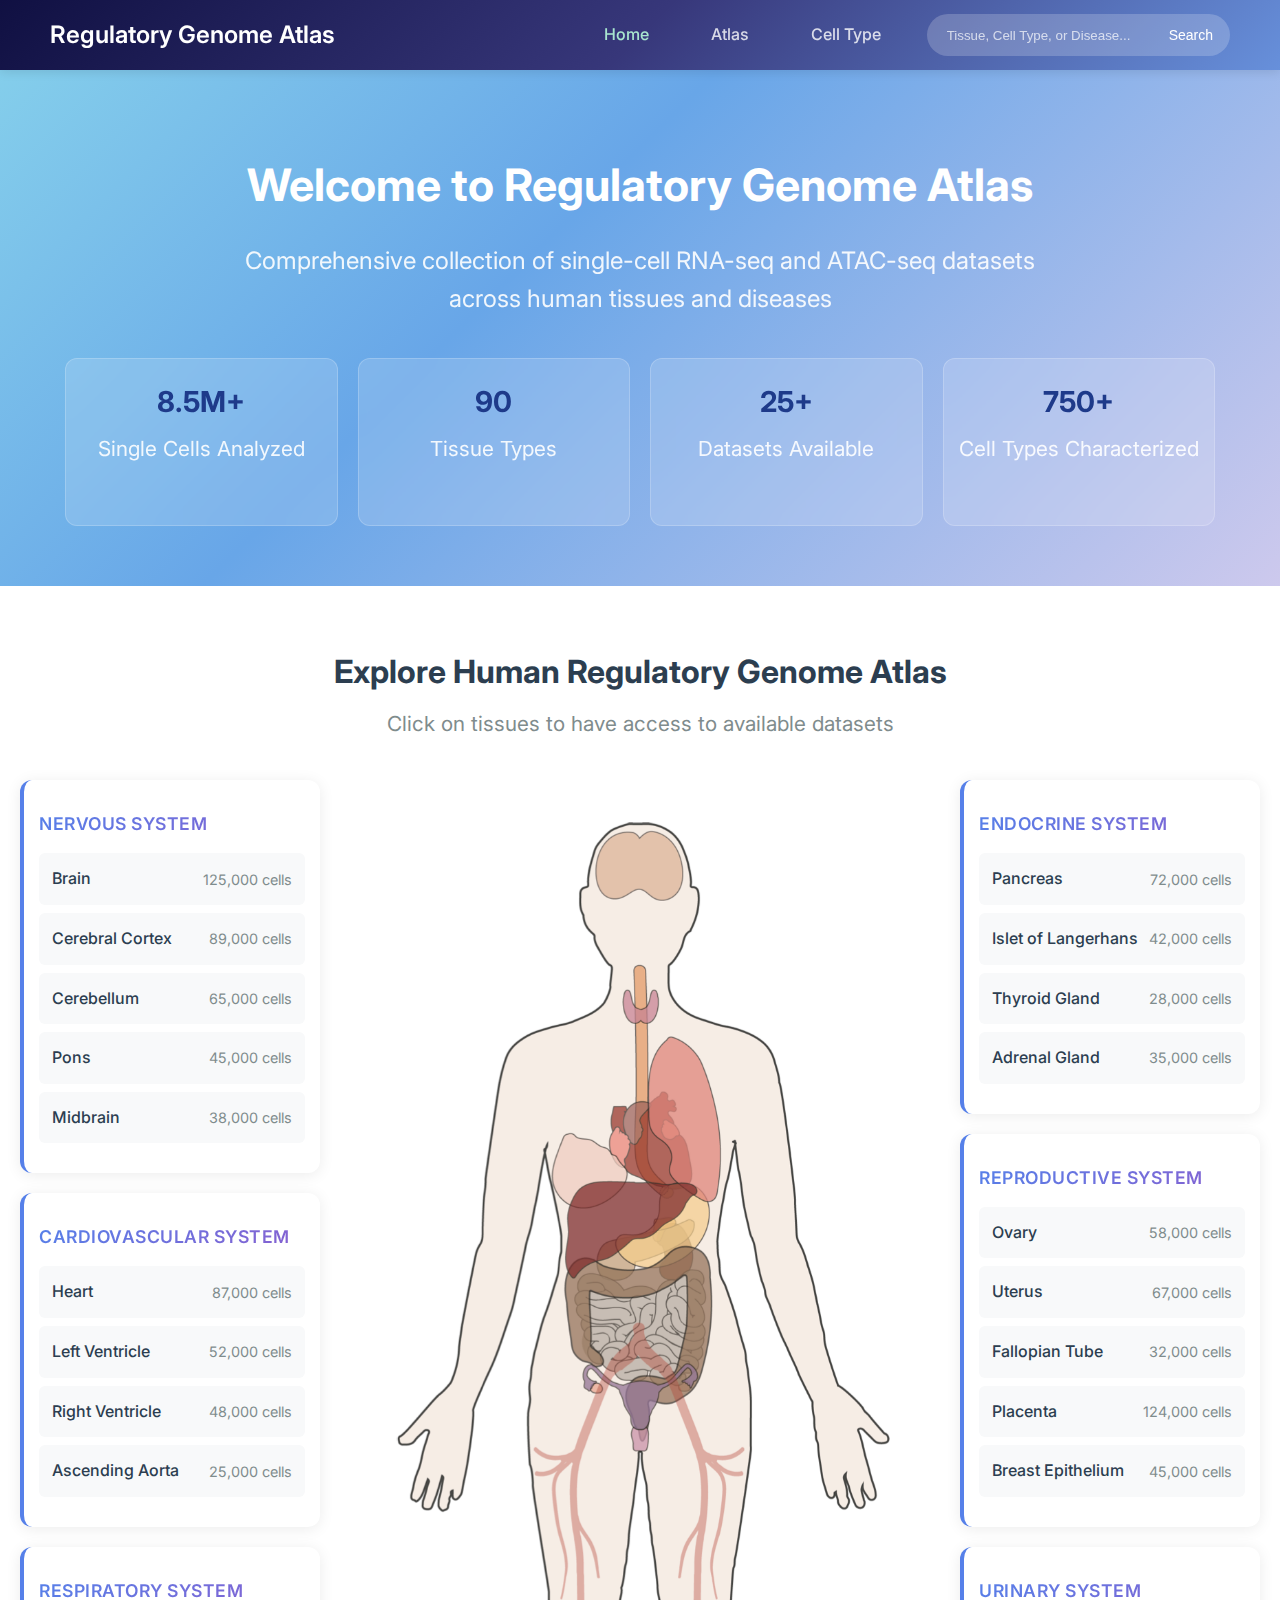
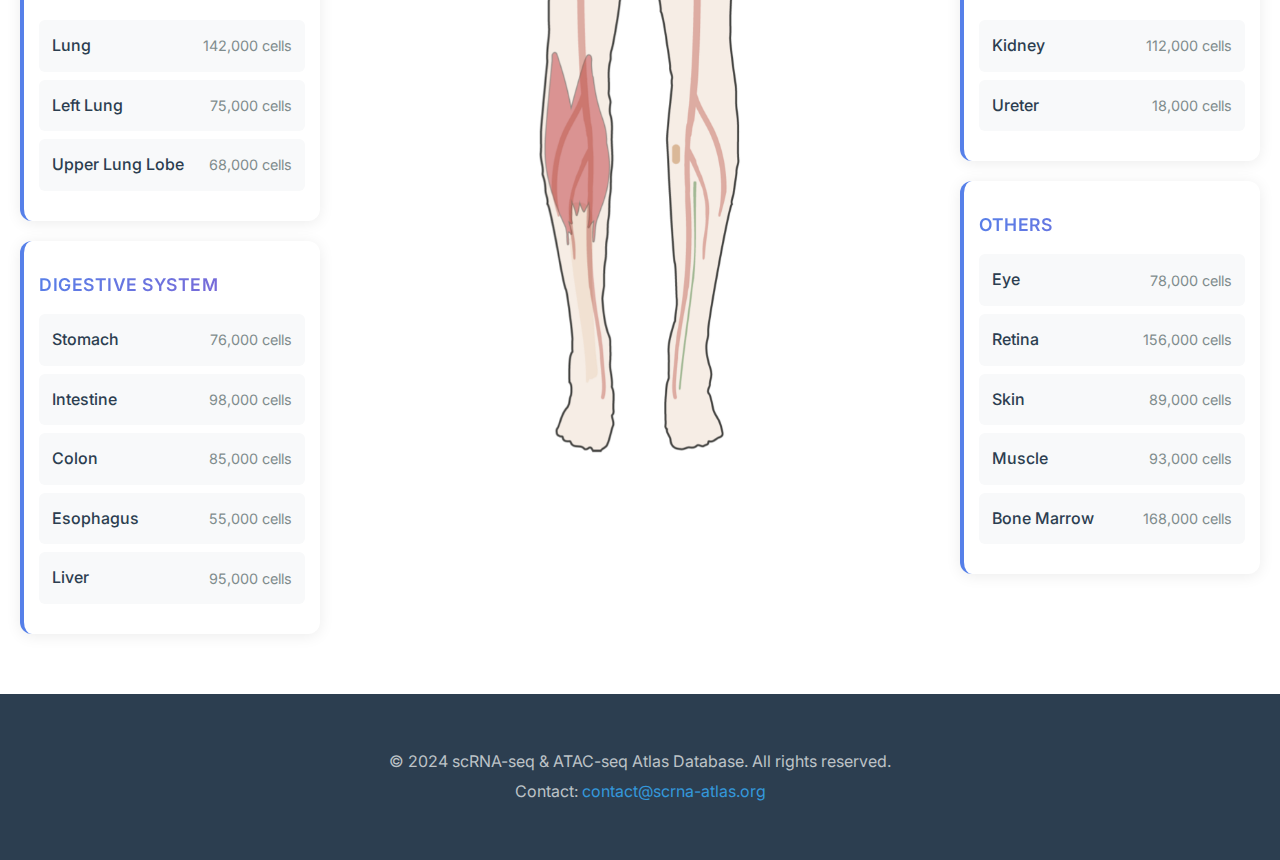
<file: index.html>
<!DOCTYPE html>
<html lang="en">
<head>
    <meta charset="UTF-8">
    <meta name="viewport" content="width=device-width, initial-scale=1.0">
    <title>Regulatory Genome Atlas Database</title>
    <link rel="stylesheet" href="styles.css">
    <link href="https://fonts.googleapis.com/css2?family=Inter:wght@300;400;500;600;700&display=swap" rel="stylesheet">
</head>
<body>
    <header class="header">
        <nav class="nav">
            <div class="nav-container">
                <div class="logo">
                    <h1>Regulatory Genome Atlas</h1>
                </div>
                <ul class="nav-menu">
                    <li><a href="index.html" class="nav-link active">Home</a></li>
                    <li><a href="atlas.html" class="nav-link">Atlas</a></li>
                    <li><a href="cell-type.html" class="nav-link">Cell Type</a></li>
                    <li>
                        <div class="search-container">
                            <input type="text" id="search-input" placeholder="Tissue, Cell Type, or Disease..." class="search-input">
                            <button class="search-btn" onclick="performSearch()">Search</button>
                        </div>
                    </li>
                </ul>
            </div>
        </nav>
    </header>

    <main class="main-content">
        <!-- Hero Section -->
        <section class="hero">
            <div class="container">
                <div class="hero-content">
                    <h2>Welcome to Regulatory Genome Atlas</h2>
                    <p>Comprehensive collection of single-cell RNA-seq and ATAC-seq datasets across human tissues and diseases</p>
                    
                    <!-- Statistics boxes -->
                    <div class="hero-stats">
                        <div class="hero-stats-grid">
                            <div class="hero-stat-card">
                                <h3>8.5M+</h3>
                                <p>Single Cells Analyzed</p>
                            </div>
                            <div class="hero-stat-card">
                                <h3>90</h3>
                                <p>Tissue Types</p>
                            </div>
                            <div class="hero-stat-card">
                                <h3>25+</h3>
                                <p>Datasets Available</p>
                            </div>
                            <div class="hero-stat-card">
                                <h3>750+</h3>
                                <p>Cell Types Characterized</p>
                            </div>
                        </div>
                    </div>
                </div>
            </div>
        </section>

        <!-- Anatomy Section -->
        <section class="anatomy-section">
            <div class="container">
                <h3>Explore Human Regulatory Genome Atlas</h3>
                <p>Click on tissues to have access to available datasets</p>
                
                <div class="anatomy-layout">
                    <!-- Left System Modules -->
                    <div class="left-systems">
                        <!-- Nervous System -->
                        <div class="system-module">
                            <h4>Nervous System</h4>
                            <div class="tissue-items">
                                <a href="atlas.html#tissue-brain" class="tissue-item tissue-link">
                                    <span>Brain</span>
                                    <span class="cell-count">125,000 cells</span>
                                </a>
                                <a href="atlas.html#tissue-cerebral-cortex" class="tissue-item tissue-link">
                                    <span>Cerebral Cortex</span>
                                    <span class="cell-count">89,000 cells</span>
                                </a>
                                <a href="atlas.html#tissue-cerebellum" class="tissue-item tissue-link">
                                    <span>Cerebellum</span>
                                    <span class="cell-count">65,000 cells</span>
                                </a>
                                <a href="atlas.html#tissue-pons" class="tissue-item tissue-link">
                                    <span>Pons</span>
                                    <span class="cell-count">45,000 cells</span>
                                </a>
                                <a href="atlas.html#tissue-midbrain" class="tissue-item tissue-link">
                                    <span>Midbrain</span>
                                    <span class="cell-count">38,000 cells</span>
                                </a>
                            </div>
                        </div>

                        <!-- Cardiovascular System -->
                        <div class="system-module">
                            <h4>Cardiovascular System</h4>
                            <div class="tissue-items">
                                <a href="atlas.html#tissue-heart" class="tissue-item tissue-link">
                                    <span>Heart</span>
                                    <span class="cell-count">87,000 cells</span>
                                </a>
                                <a href="atlas.html#tissue-left-ventricle" class="tissue-item tissue-link">
                                    <span>Left Ventricle</span>
                                    <span class="cell-count">52,000 cells</span>
                                </a>
                                <a href="atlas.html#tissue-right-ventricle" class="tissue-item tissue-link">
                                    <span>Right Ventricle</span>
                                    <span class="cell-count">48,000 cells</span>
                                </a>
                                <a href="atlas.html#tissue-aorta" class="tissue-item tissue-link">
                                    <span>Ascending Aorta</span>
                                    <span class="cell-count">25,000 cells</span>
                                </a>
                            </div>
                        </div>

                        <!-- Respiratory System -->
                        <div class="system-module">
                            <h4>Respiratory System</h4>
                            <div class="tissue-items">
                                <a href="atlas.html#tissue-lung" class="tissue-item tissue-link">
                                    <span>Lung</span>
                                    <span class="cell-count">142,000 cells</span>
                                </a>
                                <a href="atlas.html#tissue-left-lung" class="tissue-item tissue-link">
                                    <span>Left Lung</span>
                                    <span class="cell-count">75,000 cells</span>
                                </a>
                                <a href="atlas.html#tissue-upper-lung-lobe" class="tissue-item tissue-link">
                                    <span>Upper Lung Lobe</span>
                                    <span class="cell-count">68,000 cells</span>
                                </a>
                            </div>
                        </div>

                        <!-- Digestive System -->
                        <div class="system-module">
                            <h4>Digestive System</h4>
                            <div class="tissue-items">
                                <a href="atlas.html#tissue-stomach" class="tissue-item tissue-link">
                                    <span>Stomach</span>
                                    <span class="cell-count">76,000 cells</span>
                                </a>
                                <a href="atlas.html#tissue-intestine" class="tissue-item tissue-link">
                                    <span>Intestine</span>
                                    <span class="cell-count">98,000 cells</span>
                                </a>
                                <a href="atlas.html#tissue-colon" class="tissue-item tissue-link">
                                    <span>Colon</span>
                                    <span class="cell-count">85,000 cells</span>
                                </a>
                                <a href="atlas.html#tissue-esophagus" class="tissue-item tissue-link">
                                    <span>Esophagus</span>
                                    <span class="cell-count">55,000 cells</span>
                                </a>
                                <a href="atlas.html#tissue-liver" class="tissue-item tissue-link">
                                    <span>Liver</span>
                                    <span class="cell-count">95,000 cells</span>
                                </a>
                            </div>
                        </div>
                    </div>

                    <!-- Central Human Body Image -->
                    <div class="central-body">
                        <img src="assets/images/home_HumanAnatomy.png" alt="Human Body Anatomy" class="human-body-img">
                    </div>

                    <!-- Right System Modules -->
                    <div class="right-systems">
                        <!-- Endocrine System -->
                        <div class="system-module">
                            <h4>Endocrine System</h4>
                            <div class="tissue-items">
                                <a href="atlas.html#tissue-pancreas" class="tissue-item tissue-link">
                                    <span>Pancreas</span>
                                    <span class="cell-count">72,000 cells</span>
                                </a>
                                <a href="atlas.html#tissue-islet" class="tissue-item tissue-link">
                                    <span>Islet of Langerhans</span>
                                    <span class="cell-count">42,000 cells</span>
                                </a>
                                <a href="atlas.html#tissue-thyroid" class="tissue-item tissue-link">
                                    <span>Thyroid Gland</span>
                                    <span class="cell-count">28,000 cells</span>
                                </a>
                                <a href="atlas.html#tissue-adrenal" class="tissue-item tissue-link">
                                    <span>Adrenal Gland</span>
                                    <span class="cell-count">35,000 cells</span>
                                </a>
                            </div>
                        </div>

                        <!-- Reproductive System -->
                        <div class="system-module">
                            <h4>Reproductive System</h4>
                            <div class="tissue-items">
                                <a href="atlas.html#tissue-ovary" class="tissue-item tissue-link">
                                    <span>Ovary</span>
                                    <span class="cell-count">58,000 cells</span>
                                </a>
                                <a href="atlas.html#tissue-uterus" class="tissue-item tissue-link">
                                    <span>Uterus</span>
                                    <span class="cell-count">67,000 cells</span>
                                </a>
                                <a href="atlas.html#tissue-fallopian-tube" class="tissue-item tissue-link">
                                    <span>Fallopian Tube</span>
                                    <span class="cell-count">32,000 cells</span>
                                </a>
                                <a href="atlas.html#tissue-placenta" class="tissue-item tissue-link">
                                    <span>Placenta</span>
                                    <span class="cell-count">124,000 cells</span>
                                </a>
                                <a href="atlas.html#tissue-breast" class="tissue-item tissue-link">
                                    <span>Breast Epithelium</span>
                                    <span class="cell-count">45,000 cells</span>
                                </a>
                            </div>
                        </div>

                        <!-- Urinary System -->
                        <div class="system-module">
                            <h4>Urinary System</h4>
                            <div class="tissue-items">
                                <a href="atlas.html#tissue-kidney" class="tissue-item tissue-link">
                                    <span>Kidney</span>
                                    <span class="cell-count">112,000 cells</span>
                                </a>
                                <a href="atlas.html#tissue-ureter" class="tissue-item tissue-link">
                                    <span>Ureter</span>
                                    <span class="cell-count">18,000 cells</span>
                                </a>
                            </div>
                        </div>

                        <!-- Others -->
                        <div class="system-module">
                            <h4>Others</h4>
                            <div class="tissue-items">
                                <a href="atlas.html#tissue-eye" class="tissue-item tissue-link">
                                    <span>Eye</span>
                                    <span class="cell-count">78,000 cells</span>
                                </a>
                                <a href="atlas.html#tissue-retina" class="tissue-item tissue-link">
                                    <span>Retina</span>
                                    <span class="cell-count">156,000 cells</span>
                                </a>
                                <a href="atlas.html#tissue-skin" class="tissue-item tissue-link">
                                    <span>Skin</span>
                                    <span class="cell-count">89,000 cells</span>
                                </a>
                                <a href="atlas.html#tissue-muscle" class="tissue-item tissue-link">
                                    <span>Muscle</span>
                                    <span class="cell-count">93,000 cells</span>
                                </a>
                                <a href="atlas.html#tissue-bone-marrow" class="tissue-item tissue-link">
                                    <span>Bone Marrow</span>
                                    <span class="cell-count">168,000 cells</span>
                                </a>
                            </div>
                        </div>
                    </div>
                </div>
            </div>
        </section>
    </main>

    <footer class="footer">
        <div class="container">
            <div class="footer-simple">
                <p>&copy; 2024 scRNA-seq & ATAC-seq Atlas Database. All rights reserved.</p>
                <p>Contact: <a href="mailto:contact@scrna-atlas.org">contact@scrna-atlas.org</a></p>
            </div>
        </div>
    </footer>

    <script src="script.js"></script>
</body>
</html>
</file>
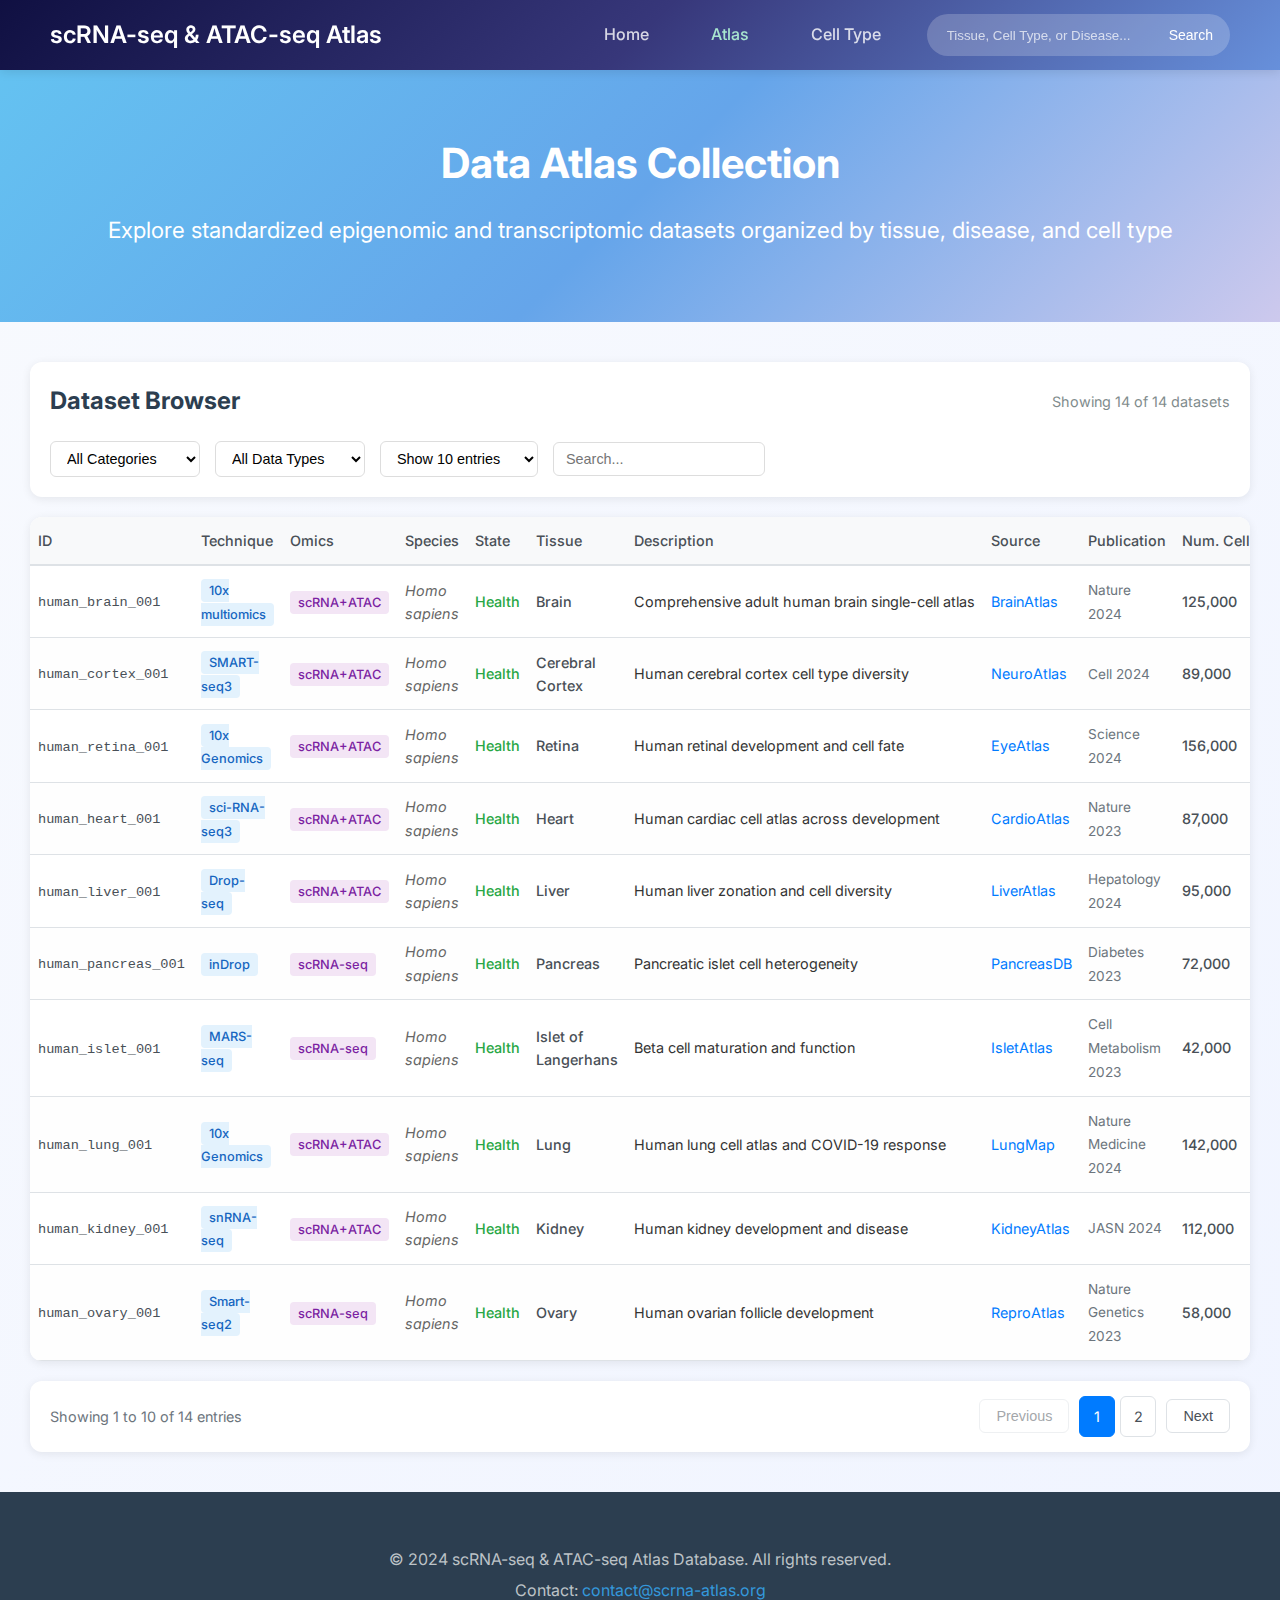
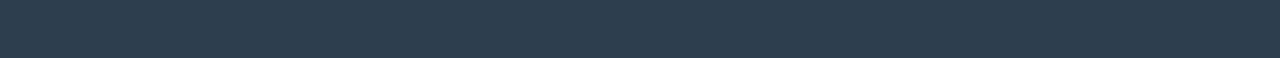
<file: atlas.html>
<!DOCTYPE html>
<html lang="en">
<head>
    <meta charset="UTF-8">
    <meta name="viewport" content="width=device-width, initial-scale=1.0">
    <title>Atlas - scRNA-seq & ATAC-seq Database</title>
    <link rel="stylesheet" href="styles.css">
    <link href="https://fonts.googleapis.com/css2?family=Inter:wght@300;400;500;600;700&display=swap" rel="stylesheet">
</head>
<body>
    <header class="header">
        <nav class="nav">
            <div class="nav-container">
                <div class="logo">
                    <h1>scRNA-seq & ATAC-seq Atlas</h1>
                </div>
                <ul class="nav-menu">
                    <li><a href="index.html" class="nav-link">Home</a></li>
                    <li><a href="atlas.html" class="nav-link active">Atlas</a></li>
                    <li><a href="cell-type.html" class="nav-link">Cell Type</a></li>
                    <li>
                        <div class="search-container">
                            <input type="text" id="search-input" placeholder="Tissue, Cell Type, or Disease..." class="search-input">
                            <button class="search-btn" onclick="performSearch()">Search</button>
                        </div>
                    </li>
                </ul>
            </div>
        </nav>
    </header>

    <main class="main-content">
        <section class="atlas-hero">
            <div class="container">
                <h2>Data Atlas Collection</h2>
                <p>Explore standardized epigenomic and transcriptomic datasets organized by tissue, disease, and cell type</p>
            </div>
        </section>

        <div class="atlas-container">
            <!-- Dataset Controls -->
            <div class="dataset-controls">
                <div class="controls-header">
                    <h3>Dataset Browser</h3>
                    <div class="dataset-stats">
                        <span id="dataset-count">Loading datasets...</span>
                    </div>
                </div>
                
                <!-- Filter Controls -->
                <div class="filter-controls">
                    <select id="category-filter" class="filter-select">
                        <option value="all">All Categories</option>
                        <option value="tissue">Tissue Atlas</option>
                        <option value="disease">Disease Atlas</option>
                        <option value="celltype">Cell Type Atlas</option>
                    </select>
                    
                    <select id="datatype-filter" class="filter-select">
                        <option value="all">All Data Types</option>
                        <option value="scRNA-seq">scRNA-seq</option>
                        <option value="ATAC-seq">ATAC-seq</option>
                        <option value="multiome">Multi-omics</option>
                    </select>
                    
                    <select id="entries-per-page" class="filter-select">
                        <option value="10">Show 10 entries</option>
                        <option value="25">Show 25 entries</option>
                        <option value="50">Show 50 entries</option>
                        <option value="100">Show 100 entries</option>
                    </select>
                    
                    <input type="text" id="table-search" placeholder="Search..." class="table-search-input">
                </div>
            </div>

            <!-- Dataset Table -->
            <div class="table-container">
                <table class="dataset-table" id="dataset-table">
                    <thead>
                        <tr>
                            <th>ID</th>
                            <th>Technique</th>
                            <th>Omics</th>
                            <th>Species</th>
                            <th>State</th>
                            <th>Tissue</th>
                            <th>Description</th>
                            <th>Source</th>
                            <th>Publication</th>
                            <th>Num. Cell</th>
                            <th>Download</th>
                        </tr>
                    </thead>
                    <tbody id="dataset-table-body">
                        <!-- Table rows will be populated by JavaScript -->
                    </tbody>
                </table>
            </div>

            <!-- Pagination -->
            <div class="pagination-container">
                <div class="pagination-info">
                    <span id="pagination-info">Showing 1 to 10 of 0 entries</span>
                </div>
                <div class="pagination-controls">
                    <button id="prev-page" class="pagination-btn" disabled>Previous</button>
                    <div class="page-numbers" id="page-numbers"></div>
                    <button id="next-page" class="pagination-btn">Next</button>
                </div>
            </div>
        </div>
    </main>

    <footer class="footer">
        <div class="container">
            <div class="footer-simple">
                <p>&copy; 2024 scRNA-seq & ATAC-seq Atlas Database. All rights reserved.</p>
                <p>Contact: <a href="mailto:contact@scrna-atlas.org">contact@scrna-atlas.org</a></p>
            </div>
        </div>
    </footer>

    <script src="script.js"></script>
</body>
</html>
</file>
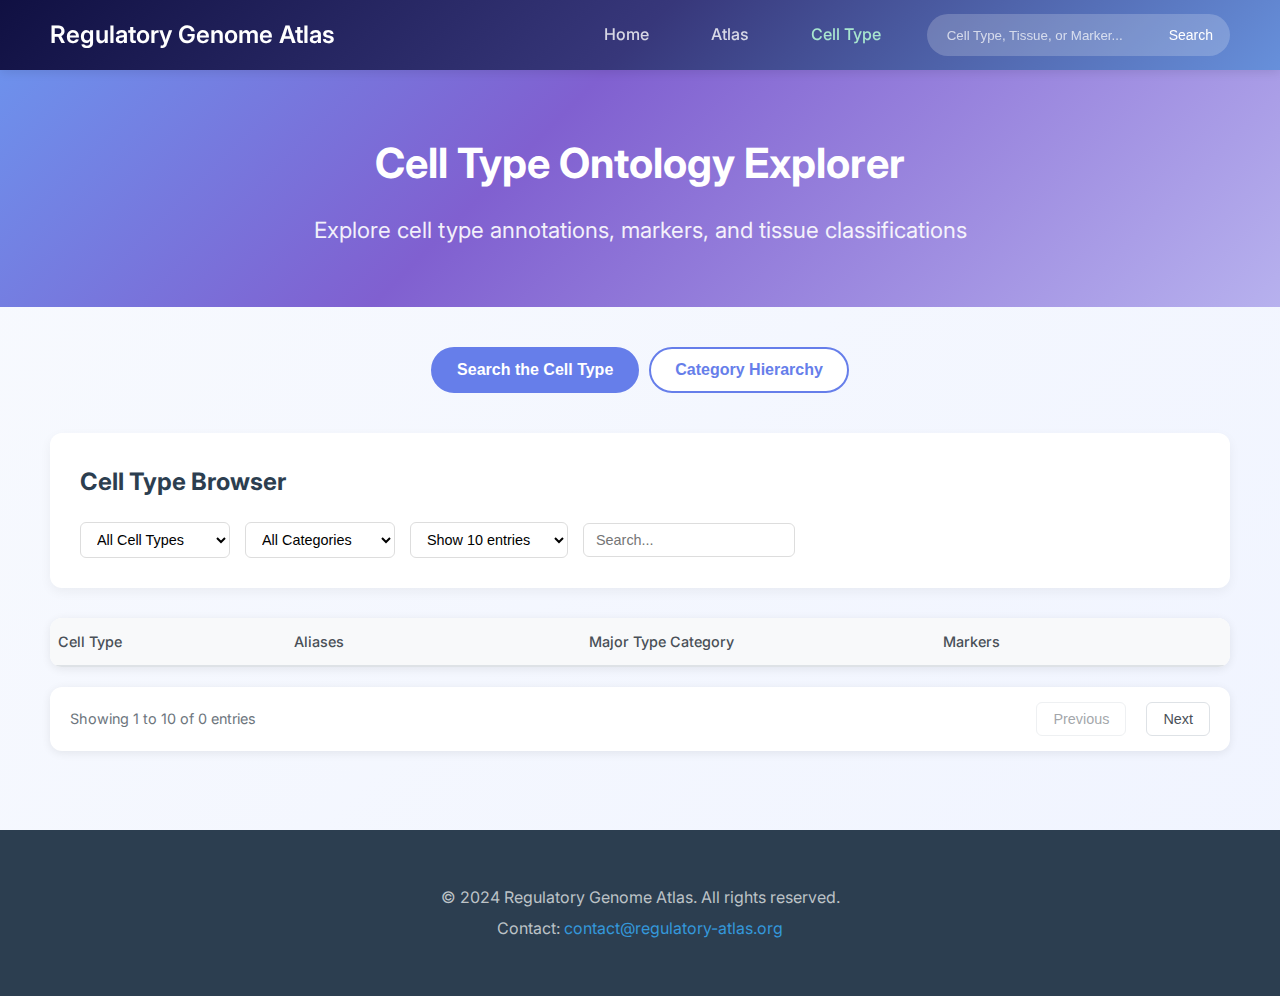
<file: cell-type.html>
<!DOCTYPE html>
<html lang="en">
<head>
    <meta charset="UTF-8">
    <meta name="viewport" content="width=device-width, initial-scale=1.0">
    <title>Cell Type - Regulatory Genome Atlas</title>
    <link rel="stylesheet" href="styles.css">
    <link href="https://fonts.googleapis.com/css2?family=Inter:wght@300;400;500;600;700&display=swap" rel="stylesheet">
    <script src="https://d3js.org/d3.v7.min.js"></script>
</head>
<body>
    <header class="header">
        <nav class="nav">
            <div class="nav-container">
                <div class="logo">
                    <h1>Regulatory Genome Atlas</h1>
                </div>
                <ul class="nav-menu">
                    <li><a href="index.html" class="nav-link">Home</a></li>
                    <li><a href="atlas.html" class="nav-link">Atlas</a></li>
                    <li><a href="cell-type.html" class="nav-link active">Cell Type</a></li>
                    <li>
                        <div class="search-container">
                            <input type="text" id="search-input" placeholder="Cell Type, Tissue, or Marker..." class="search-input">
                            <button class="search-btn" onclick="performCellTypeSearch()">Search</button>
                        </div>
                    </li>
                </ul>
            </div>
        </nav>
    </header>

    <main class="main-content">
        <section class="celltype-hero">
            <div class="container">
                <h2>Cell Type Ontology Explorer</h2>
                <p>Explore cell type annotations, markers, and tissue classifications</p>
            </div>
        </section>

        <div class="celltype-container">
            <!-- Section Toggle -->
            <div class="section-toggle">
                <button class="toggle-btn active" onclick="showSection('search')">Search the Cell Type</button>
                <button class="toggle-btn" onclick="showSection('hierarchy')">Category Hierarchy</button>
            </div>

            <!-- Search Section -->
            <div id="search-section" class="section-content">
                <div class="celltype-controls">
                    <div class="controls-header">
                        <h3>Cell Type Browser</h3>
                    </div>
                    
                    <!-- Filter Controls -->
                    <div class="filter-controls">
                        <select id="cell-type-filter" class="filter-select">
                            <option value="all">All Cell Types</option>
                        </select>

                        <select id="category-filter" class="filter-select">
                            <option value="all">All Categories</option>
                        </select>
                        
                        <select id="entries-per-page" class="filter-select">
                            <option value="10">Show 10 entries</option>
                            <option value="25">Show 25 entries</option>
                            <option value="50">Show 50 entries</option>
                            <option value="100">Show 100 entries</option>
                        </select>
                        
                        <input type="text" id="table-search" placeholder="Search..." class="table-search-input">
                    </div>
                </div>

                <!-- Cell Type Table -->
                <div class="table-container">
                    <table class="celltype-table" id="celltype-table">
                        <thead>
                            <tr>
                                <th>Cell Type</th>
                                <th>Aliases</th>
                                <th>Major Type Category</th>
                                <th>Markers</th>
                            </tr>
                        </thead>
                        <tbody id="celltype-table-body">
                            <!-- Table rows will be populated by JavaScript -->
                        </tbody>
                    </table>
                </div>

                <!-- Pagination -->
                <div class="pagination-container">
                    <div class="pagination-info">
                        <span id="pagination-info">Showing 1 to 10 of 0 entries</span>
                    </div>
                    <div class="pagination-controls">
                        <button id="prev-page" class="pagination-btn" disabled>Previous</button>
                        <div class="page-numbers" id="page-numbers"></div>
                        <button id="next-page" class="pagination-btn">Next</button>
                    </div>
                </div>
            </div>

            <!-- Hierarchy Section -->
            <div id="hierarchy-section" class="section-content hidden">
                <div class="hierarchy-controls">
                    <div class="controls-header">
                        <h3>Cell Type Hierarchy Visualization</h3>
                        <div class="view-controls">
                            <button class="view-btn active" onclick="setHierarchyView('tree')">Tree View</button>
                            <button class="view-btn" onclick="setHierarchyView('sunburst')">Sunburst</button>
                            <button class="view-btn" onclick="setHierarchyView('network')">Network</button>
                        </div>
                    </div>
                    
                    <div class="hierarchy-filters">
                        <select id="focus-type" class="filter-select">
                            <option value="all">All Cell Types</option>
                            <option value="major">Major Categories Only</option>
                        </select>
                        
                        <input type="text" id="hierarchy-search" placeholder="Search in hierarchy..." class="table-search-input">
                    </div>
                </div>

                <!-- Visualization Container -->
                <div class="visualization-container">
                    <div id="hierarchy-viz" class="hierarchy-viz">
                        <!-- D3.js visualization will be rendered here -->
                    </div>
                    
                    <!-- Legend and Info Panel -->
                    <div class="hierarchy-info">
                        <div class="legend-panel">
                            <h4>Legend</h4>
                            <div id="legend-content">
                                <!-- Legend will be populated by JavaScript -->
                            </div>
                        </div>
                        
                        <div class="selected-info">
                            <h4>Selected Cell Type</h4>
                            <div id="selected-details">
                                <p>Click on a cell type to view details</p>
                            </div>
                        </div>
                    </div>
                </div>
            </div>
        </div>
    </main>

    <footer class="footer">
        <div class="container">
            <div class="footer-simple">
                <p>&copy; 2024 Regulatory Genome Atlas. All rights reserved.</p>
                <p>Contact: <a href="mailto:contact@regulatory-atlas.org">contact@regulatory-atlas.org</a></p>
            </div>
        </div>
    </footer>

    <script src="script.js"></script>
    <script src="cell-type.js"></script>
</body>
</html>
</file>
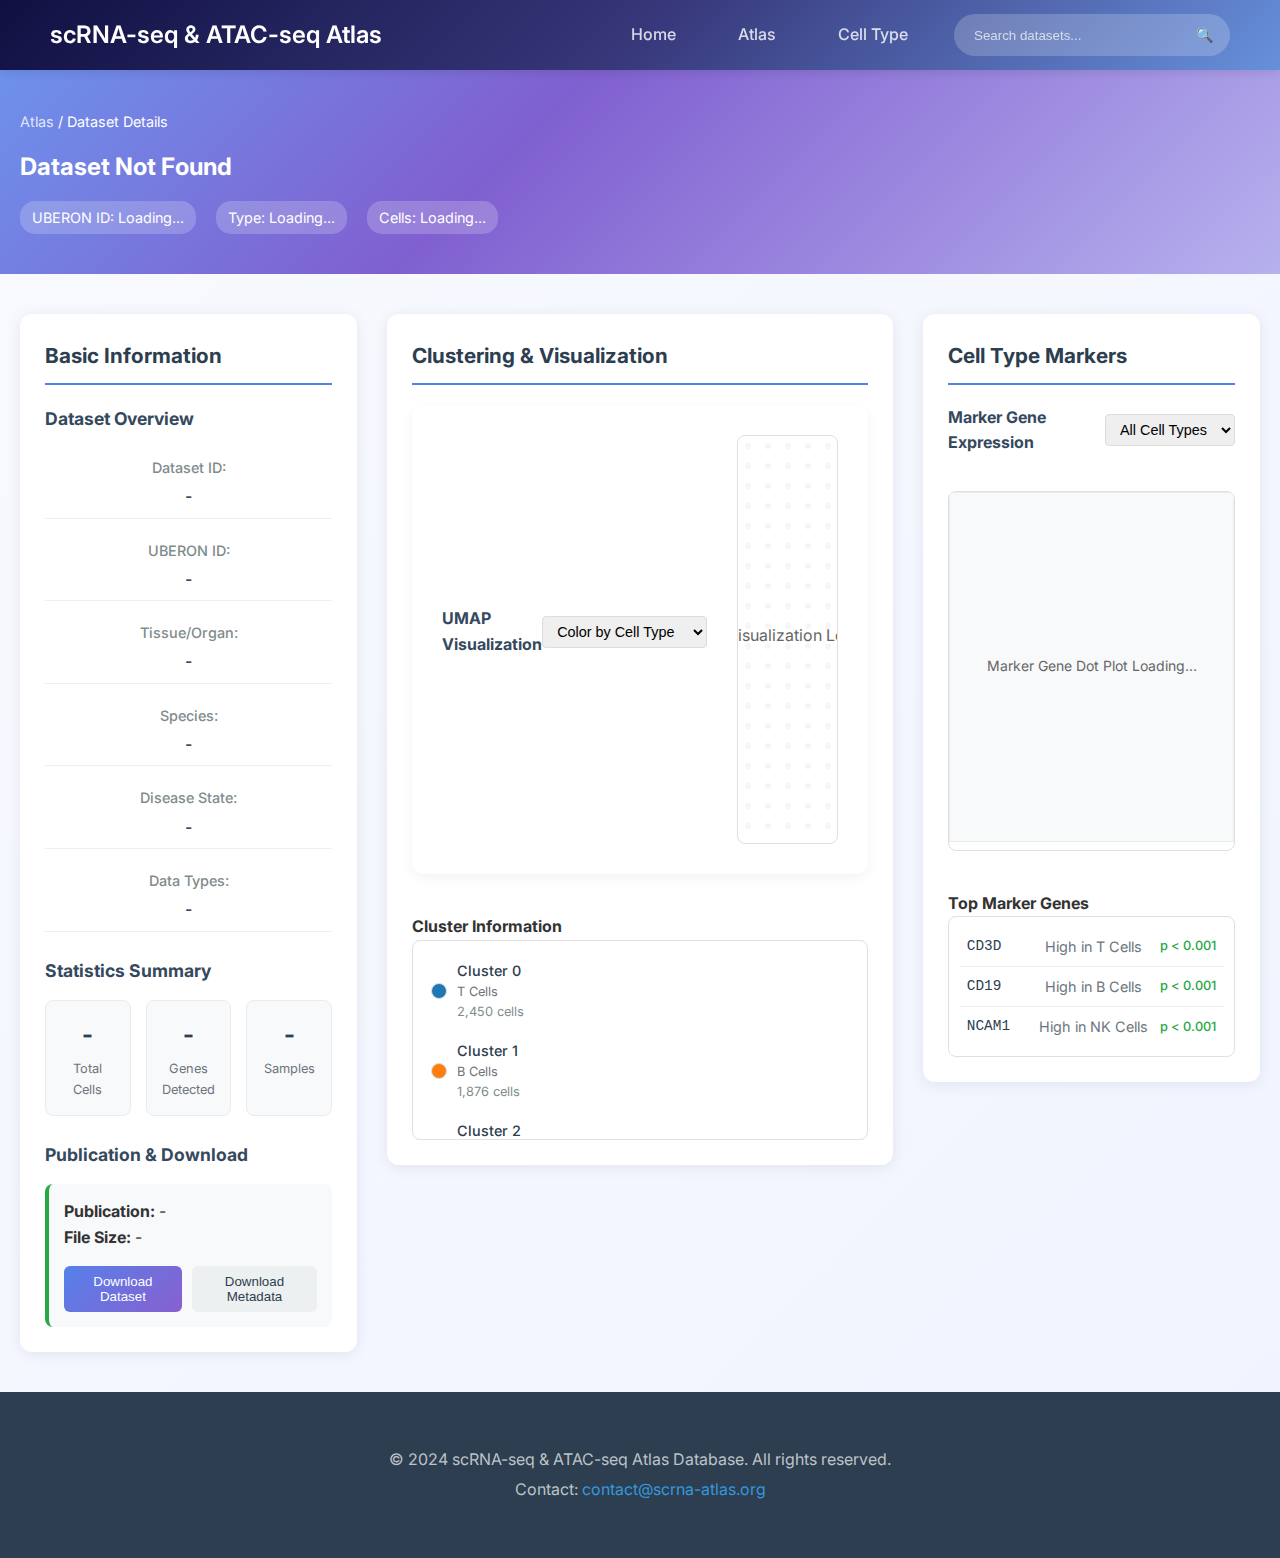
<file: dataset-detail.html>
<!DOCTYPE html>
<html lang="en">
<head>
    <meta charset="UTF-8">
    <meta name="viewport" content="width=device-width, initial-scale=1.0">
    <title>Dataset Details - scRNA-seq & ATAC-seq Database</title>
    <link rel="stylesheet" href="styles.css">
    <link href="https://fonts.googleapis.com/css2?family=Inter:wght@300;400;500;600;700&display=swap" rel="stylesheet">
</head>
<body>
    <header class="header">
        <nav class="nav">
            <div class="nav-container">
                <div class="logo">
                    <h1>scRNA-seq & ATAC-seq Atlas</h1>
                </div>
                <ul class="nav-menu">
                    <li><a href="index.html" class="nav-link">Home</a></li>
                    <li><a href="atlas.html" class="nav-link">Atlas</a></li>
                    <li><a href="cell-type.html" class="nav-link">Cell Type</a></li>
                    <li>
                        <div class="search-container">
                            <input type="text" id="search-input" placeholder="Search datasets..." class="search-input">
                            <button class="search-btn" onclick="performSearch()">🔍</button>
                        </div>
                    </li>
                </ul>
            </div>
        </nav>
    </header>

    <main class="main-content">
        <!-- Dataset Header -->
        <section class="dataset-header">
            <div class="container">
                <div class="breadcrumb">
                    <a href="atlas.html">Atlas</a> / <span id="dataset-name">Dataset Details</span>
                </div>
                <h2 id="dataset-title">Loading Dataset...</h2>
                <div class="dataset-meta">
                    <span class="meta-item" id="dataset-uberon">UBERON ID: Loading...</span>
                    <span class="meta-item" id="dataset-type">Type: Loading...</span>
                    <span class="meta-item" id="dataset-cells">Cells: Loading...</span>
                </div>
            </div>
        </section>

        <!-- Dataset Detail Content -->
        <div class="detail-container">
            <div class="detail-layout">
                <!-- Basic Information Section -->
                <div class="detail-section basic-info">
                    <h3>Basic Information</h3>
                    <div class="info-panel">
                        <div class="info-group">
                            <h4>Dataset Overview</h4>
                            <div class="info-grid">
                                <div class="info-item">
                                    <span class="info-label">Dataset ID:</span>
                                    <span class="info-value" id="detail-id">-</span>
                                </div>
                                <div class="info-item">
                                    <span class="info-label">UBERON ID:</span>
                                    <span class="info-value" id="detail-uberon">-</span>
                                </div>
                                <div class="info-item">
                                    <span class="info-label">Tissue/Organ:</span>
                                    <span class="info-value" id="detail-tissue">-</span>
                                </div>
                                <div class="info-item">
                                    <span class="info-label">Species:</span>
                                    <span class="info-value" id="detail-species">-</span>
                                </div>
                                <div class="info-item">
                                    <span class="info-label">Disease State:</span>
                                    <span class="info-value" id="detail-disease">-</span>
                                </div>
                                <div class="info-item">
                                    <span class="info-label">Data Types:</span>
                                    <span class="info-value" id="detail-datatypes">-</span>
                                </div>
                            </div>
                        </div>

                        <div class="info-group">
                            <h4>Statistics Summary</h4>
                            <div class="stats-grid">
                                <div class="stat-box">
                                    <div class="stat-number" id="detail-cell-count">-</div>
                                    <div class="stat-label">Total Cells</div>
                                </div>
                                <div class="stat-box">
                                    <div class="stat-number" id="detail-gene-count">-</div>
                                    <div class="stat-label">Genes Detected</div>
                                </div>
                                <div class="stat-box">
                                    <div class="stat-number" id="detail-sample-count">-</div>
                                    <div class="stat-label">Samples</div>
                                </div>
                            </div>
                        </div>

                        <div class="info-group">
                            <h4>Publication & Download</h4>
                            <div class="publication-info">
                                <p><strong>Publication:</strong> <span id="detail-publication">-</span></p>
                                <p><strong>File Size:</strong> <span id="detail-size">-</span></p>
                                <div class="download-actions">
                                    <button class="btn btn-primary" id="download-data">
                                        Download Dataset
                                    </button>
                                    <button class="btn btn-secondary" id="download-metadata">
                                        Download Metadata
                                    </button>
                                </div>
                            </div>
                        </div>
                    </div>
                </div>

                <!-- Clustering Section -->
                <div class="detail-section clustering">
                    <h3>Clustering & Visualization</h3>
                    <div class="clustering-panel">
                        <div class="visualization-container">
                            <div class="plot-header">
                                <h4>UMAP Visualization</h4>
                                <div class="plot-controls">
                                    <select id="color-by" class="control-select">
                                        <option value="celltype">Color by Cell Type</option>
                                        <option value="cluster">Color by Cluster</option>
                                        <option value="treatment">Color by Treatment</option>
                                        <option value="phase">Color by Cell Cycle</option>
                                    </select>
                                </div>
                            </div>
                            <div class="umap-container">
                                <svg id="umap-plot" width="100%" height="400">
                                    <!-- UMAP plot will be rendered here -->
                                    <defs>
                                        <pattern id="loading-pattern" patternUnits="userSpaceOnUse" width="20" height="20">
                                            <circle cx="10" cy="10" r="3" fill="#e0e0e0"/>
                                        </pattern>
                                    </defs>
                                    <rect width="100%" height="100%" fill="url(#loading-pattern)" opacity="0.3"/>
                                    <text x="50%" y="50%" text-anchor="middle" dy="0.3em" fill="#666" font-size="16">
                                        UMAP Visualization Loading...
                                    </text>
                                </svg>
                            </div>
                        </div>

                        <div class="cluster-info">
                            <h4>Cluster Information</h4>
                            <div class="cluster-list" id="cluster-list">
                                <div class="cluster-item">
                                    <div class="cluster-color" style="background-color: #1f77b4;"></div>
                                    <div class="cluster-details">
                                        <div class="cluster-name">Cluster 0</div>
                                        <div class="cluster-type">T Cells</div>
                                        <div class="cluster-count">2,450 cells</div>
                                    </div>
                                </div>
                                <div class="cluster-item">
                                    <div class="cluster-color" style="background-color: #ff7f0e;"></div>
                                    <div class="cluster-details">
                                        <div class="cluster-name">Cluster 1</div>
                                        <div class="cluster-type">B Cells</div>
                                        <div class="cluster-count">1,876 cells</div>
                                    </div>
                                </div>
                                <div class="cluster-item">
                                    <div class="cluster-color" style="background-color: #2ca02c;"></div>
                                    <div class="cluster-details">
                                        <div class="cluster-name">Cluster 2</div>
                                        <div class="cluster-type">NK Cells</div>
                                        <div class="cluster-count">1,234 cells</div>
                                    </div>
                                </div>
                                <!-- More clusters will be added dynamically -->
                            </div>
                        </div>
                    </div>
                </div>

                <!-- Markers Section -->
                <div class="detail-section markers">
                    <h3>Cell Type Markers</h3>
                    <div class="markers-panel">
                        <div class="markers-header">
                            <h4>Marker Gene Expression</h4>
                            <div class="markers-controls">
                                <select id="marker-cluster" class="control-select">
                                    <option value="all">All Cell Types</option>
                                    <option value="0">T Cells</option>
                                    <option value="1">B Cells</option>
                                    <option value="2">NK Cells</option>
                                </select>
                            </div>
                        </div>
                        
                        <div class="dotplot-container">
                            <svg id="dotplot" width="100%" height="350">
                                <!-- Dot plot will be rendered here -->
                                <rect width="100%" height="100%" fill="#f8f9fa" stroke="#ddd"/>
                                <text x="50%" y="50%" text-anchor="middle" dy="0.3em" fill="#666" font-size="14">
                                    Marker Gene Dot Plot Loading...
                                </text>
                            </svg>
                        </div>

                        <div class="marker-genes">
                            <h4>Top Marker Genes</h4>
                            <div class="gene-list" id="marker-gene-list">
                                <div class="gene-item">
                                    <span class="gene-name">CD3D</span>
                                    <span class="gene-expression">High in T Cells</span>
                                    <span class="gene-pvalue">p < 0.001</span>
                                </div>
                                <div class="gene-item">
                                    <span class="gene-name">CD19</span>
                                    <span class="gene-expression">High in B Cells</span>
                                    <span class="gene-pvalue">p < 0.001</span>
                                </div>
                                <div class="gene-item">
                                    <span class="gene-name">NCAM1</span>
                                    <span class="gene-expression">High in NK Cells</span>
                                    <span class="gene-pvalue">p < 0.001</span>
                                </div>
                                <!-- More marker genes will be added dynamically -->
                            </div>
                        </div>
                    </div>
                </div>
            </div>
        </div>
    </main>

    <footer class="footer">
        <div class="container">
            <div class="footer-simple">
                <p>&copy; 2024 scRNA-seq & ATAC-seq Atlas Database. All rights reserved.</p>
                <p>Contact: <a href="mailto:contact@scrna-atlas.org">contact@scrna-atlas.org</a></p>
            </div>
        </div>
    </footer>

    <script src="script.js"></script>
    <script>
        // Dataset detail page specific functionality
        document.addEventListener('DOMContentLoaded', function() {
            loadDatasetDetail();
        });

        function loadDatasetDetail() {
            // Get dataset ID from URL parameters
            const urlParams = new URLSearchParams(window.location.search);
            const datasetId = urlParams.get('id');
            
            if (!datasetId) {
                document.getElementById('dataset-title').textContent = 'Dataset Not Found';
                return;
            }

            // Load dataset details (mock data for demo)
            const mockDataset = {
                id: datasetId,
                name: 'Human Brain scRNA-seq Atlas',
                uberon: 'UBERON:0000955',
                tissue: 'Brain',
                species: 'Homo sapiens',
                disease: 'Normal',
                dataTypes: ['scRNA-seq', 'ATAC-seq'],
                cellCount: 125000,
                geneCount: 18500,
                sampleCount: 45,
                publication: 'Nature 2024',
                fileSize: '2.3GB'
            };

            updateDatasetDetails(mockDataset);
        }

        function updateDatasetDetails(dataset) {
            document.getElementById('dataset-name').textContent = dataset.name;
            document.getElementById('dataset-title').textContent = dataset.name;
            document.getElementById('dataset-uberon').textContent = 'UBERON ID: ' + dataset.uberon;
            document.getElementById('dataset-type').textContent = 'Type: ' + dataset.dataTypes.join(', ');
            document.getElementById('dataset-cells').textContent = 'Cells: ' + dataset.cellCount.toLocaleString();

            document.getElementById('detail-id').textContent = dataset.id;
            document.getElementById('detail-uberon').textContent = dataset.uberon;
            document.getElementById('detail-tissue').textContent = dataset.tissue;
            document.getElementById('detail-species').textContent = dataset.species;
            document.getElementById('detail-disease').textContent = dataset.disease;
            document.getElementById('detail-datatypes').textContent = dataset.dataTypes.join(', ');
            document.getElementById('detail-cell-count').textContent = dataset.cellCount.toLocaleString();
            document.getElementById('detail-gene-count').textContent = dataset.geneCount.toLocaleString();
            document.getElementById('detail-sample-count').textContent = dataset.sampleCount;
            document.getElementById('detail-publication').textContent = dataset.publication;
            document.getElementById('detail-size').textContent = dataset.fileSize;

            // Add download functionality
            document.getElementById('download-data').addEventListener('click', function() {
                alert('Preparing download for: ' + dataset.name + '\nFile size: ' + dataset.fileSize + '\n\nNote: This is a demo version.');
            });

            document.getElementById('download-metadata').addEventListener('click', function() {
                alert('Downloading metadata for: ' + dataset.name);
            });
        }
    </script>
</body>
</html>
</file>
<file: styles.css>
* {
    margin: 0;
    padding: 0;
    box-sizing: border-box;
}

body {
    font-family: 'Inter', -apple-system, BlinkMacSystemFont, 'Segoe UI', Roboto, sans-serif;
    line-height: 1.6;
    color: #333;
    background: linear-gradient(135deg, #f8fafe 0%, #f0f4ff 100%);
    min-height: 100vh;
}

/* Header Styles */
.header {
    background: linear-gradient(135deg, #101042 0%, #37377A 50%, #6790DB 100%);
    box-shadow: 0 2px 10px rgba(0,0,0,0.1);
    position: sticky;
    top: 0;
    z-index: 1000;
}

.nav-container {
    max-width: 1200px;
    margin: 0 auto;
    padding: 0 10px;
    display: flex;
    justify-content: space-between;
    align-items: center;
    height: 70px;
}

.logo h1 {
    color: white;
    font-size: 1.5rem;
    font-weight: 600;
}

.nav-menu {
    display: flex;
    list-style: none;
    align-items: center;
    gap: 30px;
}

.nav-link {
    color: rgba(255, 255, 255, 0.8);
    text-decoration: none;
    font-weight: 500;
    transition: color 0.3s ease;
    padding: 8px 16px;
    border-radius: 6px;
}

.nav-link:hover,
.nav-link.active {
    color: #A8E6CF;
}

/* Search Styles */
.search-container {
    display: flex;
    align-items: center;
    background: rgba(255,255,255,0.2);
    border-radius: 25px;
    padding: 5px;
}

.search-input {
    border: none;
    background: transparent;
    color: white;
    padding: 8px 15px;
    width: 225px;
    outline: none;
}

.search-input::placeholder {
    color: rgba(255,255,255,0.7);
}

.search-btn {
    background: none;
    border: none;
    color: white;
    cursor: pointer;
    padding: 8px 12px;
    border-radius: 20px;
    transition: background-color 0.3s ease;
    font-size: 14px;
    font-weight: 500;
}

.search-btn:hover {
    background-color: rgba(255,255,255,0.3);
}

/* Main Content */
.main-content {
    min-height: calc(100vh - 140px);
}

/* Hero Section */
.hero {
    background: linear-gradient(135deg, #84CEEB 0%, #68a6e8 40%, #cdc9ed 100%);
    color: white;
    text-align: center;
    padding: 80px 20px 60px;
}

.hero-content h2 {
    font-size: 2.8rem;
    margin-bottom: 20px;
    font-weight: 700;
}

.hero-content p {
    font-size: 1.5rem;
    opacity: 0.9;
    max-width: 800px;
    margin: 0 auto 40px;
}

/* Hero Statistics */
.hero-stats {
    margin-top: 40px;
}

.hero-stats-grid {
    display: grid;
    grid-template-columns: repeat(4, 1fr);
    gap: 20px;
    max-width: 1150px;
    margin: 0 auto;
}

.hero-stat-card {
    background: rgba(255,255,255,0.15);
    padding: 20px 10px;
    border-radius: 12px;
    backdrop-filter: blur(10px);
    border: 1px solid rgba(255,255,255,0.2);
    transition: transform 0.3s ease;
}

.hero-stat-card:hover {
    transform: translateY(-2px);
    background: rgba(255,255,255,0.2);
}

.hero-stat-card h3 {
    font-size: 1.8rem;
    font-weight: 700;
    margin-bottom: 6px;
    color: #1e3a8a;
}

.hero-stat-card p {
    font-size: 1.3rem;
    opacity: 0.9;
}

/* Container */
.container {
    max-width: 1400px;
    margin: 0 auto;
    padding: 0 20px;
}

/* Anatomy Section */
.anatomy-section {
    background: white;
    padding: 60px 0;
}

.anatomy-section h3 {
    text-align: center;
    font-size: 2rem;
    margin-bottom: 10px;
    color: #2c3e50;
}

.anatomy-section > .container > p {
    text-align: center;
    color: #7f8c8d;
    margin-bottom: 40px;
    font-size: 1.3rem;
}

.anatomy-layout {
    display: flex;
    align-items: flex-start;
    justify-content: space-between;
    gap: 40px;
    max-width: 1600px;
    margin: 0 auto;
}

.left-systems,
.right-systems {
    flex: 1;
    display: flex;
    flex-direction: column;
    gap: 20px;
    min-width: 300px;
}

.central-body {
    flex: 2.9;
    display: flex;
    justify-content: center;
    align-items: center;
    padding: 0px 20px;
}

.human-body-img {
    max-width: 600px;
    width: 100%;
    height: auto;
    border-radius: 20px;
}

.system-module {
    background: white;
    border-radius: 12px;
    padding: 30px 15px;
    box-shadow: 0 2px 15px rgba(0,0,0,0.08);
    border-left: 4px solid #5680E9;
    transition: transform 0.3s ease, box-shadow 0.3s ease;
    min-width: 300px;
}

.system-module:hover {
    transform: translateY(-2px);
    box-shadow: 0 4px 25px rgba(0,0,0,0.12);
}

.system-module h4 {
    font-size: 1.1rem;
    background: linear-gradient(135deg, #5680E9 0%, #8860D0 100%);
    background-clip: text;
    -webkit-background-clip: text;
    -webkit-text-fill-color: transparent;
    margin-bottom: 15px;
    font-weight: 600;
    text-transform: uppercase;
    letter-spacing: 0.5px;
}

.tissue-items {
    display: flex;
    flex-direction: column;
    gap: 8px;
}

.tissue-item {
    display: flex;
    justify-content: space-between;
    align-items: center;
    text-decoration: none;
    color: #34495e;
    padding: 12px 12px;
    border-radius: 6px;
    transition: all 0.3s ease;
    border: 1px solid transparent;
    background: #f8f9fa;
    min-width: 260px;
}

.tissue-item:hover {
    background-color: #ebf3fd;
    border-color: #5680E9;
    transform: translateX(3px);
}

.tissue-item span:first-child {
    font-weight: 500;
    color: #2c3e50;
    flex: 1;
}

.cell-count {
    color: #7f8c8d;
    font-size: 0.9rem;
    font-weight: 400;
    white-space: nowrap;
    margin-left: 10px;
}


/* Footer */
.footer {
    background: #2c3e50;
    color: white;
    text-align: center;
    padding: 30px 0;
}

/* Atlas Page Styles */
.atlas-container {
    max-width: 1600px;
    margin: 0 auto;
    padding: 40px 30px;
}

.atlas-hero {
    background: linear-gradient(135deg, #64c2f1 0%, #65a5ea 50%, #cdc9ed 100%);
    color: white;
    text-align: center;
    padding: 60px 20px;
}

.atlas-hero h2 {
    font-size: 2.6rem;
    margin-bottom: 15px;
}

.atlas-hero p {
    font-size: 1.4rem;
    margin-bottom: 15px;
}

.atlas-section {
    margin-bottom: 50px;
}

.atlas-section h3 {
    font-size: 1.8rem;
    color: #2c3e50;
    margin-bottom: 20px;
    padding-bottom: 10px;
    border-bottom: 3px solid #3498db;
}

.dataset-grid {
    display: grid;
    gap: 20px;
}

.dataset-card {
    background: white;
    border-radius: 12px;
    padding: 25px;
    box-shadow: 0 2px 15px rgba(0,0,0,0.1);
    border-left: 4px solid #e74c3c;
    transition: transform 0.3s ease, box-shadow 0.3s ease;
}

.dataset-card:hover {
    transform: translateY(-5px);
    box-shadow: 0 5px 25px rgba(0,0,0,0.15);
}

.dataset-card h4 {
    font-size: 1.3rem;
    color: #2c3e50;
    margin-bottom: 10px;
}

.dataset-info {
    display: grid;
    grid-template-columns: repeat(auto-fit, minmax(150px, 1fr));
    gap: 15px;
    margin: 15px 0;
}

.info-item {
    display: flex;
    flex-direction: column;
    gap: 5px;
}

.info-label {
    font-size: 0.9rem;
    color: #7f8c8d;
    font-weight: 500;
}

.info-value {
    font-weight: 600;
    color: #2c3e50;
}

.dataset-actions {
    display: flex;
    gap: 10px;
    margin-top: 20px;
}

.btn {
    padding: 8px 16px;
    border: none;
    border-radius: 6px;
    cursor: pointer;
    text-decoration: none;
    font-weight: 500;
    transition: all 0.3s ease;
    display: inline-flex;
    align-items: center;
    gap: 5px;
}

.btn-primary {
    background: linear-gradient(135deg, #5680E9 0%, #8860D0 100%);
    color: white;
}

.btn-primary:hover {
    background: linear-gradient(135deg, #4a6fd9 0%, #7850c0 100%);
}

.btn-secondary {
    background: #ecf0f1;
    color: #2c3e50;
}

.btn-secondary:hover {
    background: #d5dbdb;
}

/* Dataset Table Styles */
.dataset-controls {
    background: white;
    border-radius: 12px;
    padding: 20px;
    margin-bottom: 20px;
    box-shadow: 0 2px 10px rgba(0,0,0,0.08);
}

.controls-header {
    display: flex;
    justify-content: space-between;
    align-items: center;
    margin-bottom: 20px;
}

.controls-header h3 {
    margin: 0;
    color: #2c3e50;
    font-size: 1.5rem;
}

.dataset-stats {
    color: #7f8c8d;
    font-size: 0.9rem;
}

.filter-controls {
    display: flex;
    gap: 15px;
    align-items: center;
    flex-wrap: wrap;
}

.filter-select,
.table-search-input {
    padding: 8px 12px;
    border: 1px solid #ddd;
    border-radius: 6px;
    font-size: 0.9rem;
    background: white;
    min-width: 150px;
}

.table-search-input {
    min-width: 200px;
}

.filter-select:focus,
.table-search-input:focus {
    outline: none;
    border-color: #5680E9;
    box-shadow: 0 0 0 2px rgba(86, 128, 233, 0.2);
}

.table-container {
    background: white;
    border-radius: 12px;
    overflow: hidden;
    box-shadow: 0 2px 10px rgba(0,0,0,0.08);
    margin-bottom: 20px;
}

.dataset-table {
    width: 100%;
    border-collapse: collapse;
    font-size: 0.9rem;
}

.dataset-table th {
    background: #f8f9fa;
    color: #495057;
    font-weight: 500;
    padding: 12px 8px;
    text-align: left;
    border-bottom: 2px solid #dee2e6;
    white-space: nowrap;
}

.dataset-table td {
    padding: 12px 8px;
    border-bottom: 1px solid #dee2e6;
    vertical-align: middle;
}

.dataset-table tbody tr {
    cursor: pointer;
    transition: background-color 0.2s ease;
}

.dataset-table tbody tr:hover {
    background-color: #f8f9fa;
}

.dataset-table tbody tr:nth-child(even) {
    background-color: #fefefe;
}

.dataset-table tbody tr:nth-child(even):hover {
    background-color: #f8f9fa;
}

.dataset-id {
    font-family: 'Courier New', monospace;
    color: #495057;
    font-size: 0.85rem;
}

.dataset-technique {
    background: #e3f2fd;
    color: #1565c0;
    padding: 4px 8px;
    border-radius: 4px;
    font-size: 0.8rem;
    font-weight: 500;
}

.dataset-omics {
    background: #f3e5f5;
    color: #7b1fa2;
    padding: 4px 8px;
    border-radius: 4px;
    font-size: 0.8rem;
    font-weight: 500;
}

.dataset-species {
    color: #666;
    font-style: italic;
}

.dataset-state {
    font-weight: 500;
}

.dataset-state.healthy {
    color: #28a745;
}

.dataset-state.disease {
    color: #dc3545;
}

.dataset-tissue {
    font-weight: 500;
    color: #495057;
}

.dataset-description {
    max-width: 200px;
    overflow: hidden;
    text-overflow: ellipsis;
    white-space: nowrap;
}

.dataset-source {
    color: #007bff;
    text-decoration: none;
}

.dataset-source:hover {
    text-decoration: underline;
}

.dataset-publication {
    color: #6c757d;
    font-size: 0.85rem;
}

.dataset-cell-count {
    font-weight: 500;
    color: #495057;
}

.download-btn {
    background: #28a745;
    color: white;
    border: none;
    padding: 6px 12px;
    border-radius: 4px;
    font-size: 0.8rem;
    cursor: pointer;
    text-decoration: none;
    display: inline-block;
    transition: background-color 0.2s ease;
}

.download-btn:hover {
    background: #218838;
    color: white;
    text-decoration: none;
}

.pagination-container {
    display: flex;
    justify-content: space-between;
    align-items: center;
    background: white;
    border-radius: 12px;
    padding: 15px 20px;
    box-shadow: 0 2px 10px rgba(0,0,0,0.08);
}

.pagination-info {
    color: #6c757d;
    font-size: 0.9rem;
}

.pagination-controls {
    display: flex;
    gap: 10px;
    align-items: center;
}

.pagination-btn {
    padding: 8px 16px;
    border: 1px solid #dee2e6;
    background: white;
    color: #495057;
    border-radius: 6px;
    cursor: pointer;
    font-size: 0.9rem;
    transition: all 0.2s ease;
}

.pagination-btn:hover:not(:disabled) {
    background: #e9ecef;
    border-color: #adb5bd;
}

.pagination-btn:disabled {
    cursor: not-allowed;
    opacity: 0.5;
}

.page-numbers {
    display: flex;
    gap: 5px;
}

.page-number {
    padding: 8px 12px;
    border: 1px solid #dee2e6;
    background: white;
    color: #495057;
    border-radius: 6px;
    cursor: pointer;
    font-size: 0.9rem;
    transition: all 0.2s ease;
    min-width: 36px;
    text-align: center;
}

.page-number:hover {
    background: #e9ecef;
    border-color: #adb5bd;
}

.page-number.active {
    background: #007bff;
    color: white;
    border-color: #007bff;
}

.page-number.active:hover {
    background: #0056b3;
    border-color: #0056b3;
}

/* Dataset Detail Page Styles */
.dataset-header {
    background: linear-gradient(135deg, #6d91ec 0%, #8060d0 40%, #b7b1ee 100%);
    color: white;
    padding: 40px 0;
}

.breadcrumb {
    margin-bottom: 15px;
    font-size: 0.9rem;
}

.breadcrumb a {
    color: rgba(255,255,255,0.8);
    text-decoration: none;
}

.breadcrumb a:hover {
    color: white;
    text-decoration: underline;
}

.dataset-meta {
    display: flex;
    gap: 20px;
    margin-top: 15px;
    flex-wrap: wrap;
}

.meta-item {
    background: rgba(255,255,255,0.2);
    padding: 5px 12px;
    border-radius: 15px;
    font-size: 0.9rem;
}

.detail-container {
    max-width: 1400px;
    margin: 0 auto;
    padding: 40px 20px;
}

.detail-layout {
    display: grid;
    grid-template-columns: 1fr 1.5fr 1fr;
    gap: 30px;
    align-items: start;
}

.detail-section {
    background: white;
    border-radius: 12px;
    padding: 25px;
    box-shadow: 0 2px 15px rgba(0,0,0,0.08);
    height: fit-content;
}

.detail-section h3 {
    color: #2c3e50;
    margin-bottom: 20px;
    font-size: 1.3rem;
    border-bottom: 2px solid #5680E9;
    padding-bottom: 10px;
}

/* Basic Information Section */
.info-panel {
    display: flex;
    flex-direction: column;
    gap: 25px;
}

.info-group h4 {
    color: #34495e;
    margin-bottom: 15px;
    font-size: 1.1rem;
}

.info-grid {
    display: grid;
    gap: 12px;
}

.info-item {
    display: flex;
    justify-content: space-between;
    align-items: center;
    padding: 8px 0;
    border-bottom: 1px solid #ecf0f1;
}

.info-label {
    color: #7f8c8d;
    font-size: 0.9rem;
}

.info-value {
    font-weight: 500;
    color: #2c3e50;
}

.stats-grid {
    display: grid;
    grid-template-columns: repeat(3, 1fr);
    gap: 15px;
}

.stat-box {
    text-align: center;
    padding: 15px;
    background: #f8f9fa;
    border-radius: 8px;
    border: 1px solid #e9ecef;
}

.stat-number {
    font-size: 1.5rem;
    font-weight: 700;
    color: #2c3e50;
    margin-bottom: 5px;
}

.stat-label {
    font-size: 0.8rem;
    color: #6c757d;
}

.publication-info {
    background: #f8f9fa;
    padding: 15px;
    border-radius: 8px;
    border-left: 4px solid #28a745;
}

.download-actions {
    display: flex;
    gap: 10px;
    margin-top: 15px;
}

/* Clustering Section */
.clustering-panel {
    display: flex;
    flex-direction: column;
    gap: 20px;
}

.plot-header {
    display: flex;
    justify-content: space-between;
    align-items: center;
    margin-bottom: 15px;
}

.plot-header h4 {
    margin: 0;
    color: #34495e;
}

.control-select {
    padding: 6px 10px;
    border: 1px solid #ddd;
    border-radius: 4px;
    font-size: 0.9rem;
}

.umap-container {
    border: 1px solid #e0e0e0;
    border-radius: 8px;
    overflow: hidden;
}

.cluster-info {
    margin-top: 20px;
}

.cluster-list {
    max-height: 200px;
    overflow-y: auto;
    border: 1px solid #e0e0e0;
    border-radius: 8px;
    padding: 10px;
}

.cluster-item {
    display: flex;
    align-items: center;
    gap: 10px;
    padding: 8px;
    border-radius: 4px;
    transition: background-color 0.2s;
}

.cluster-item:hover {
    background: #f8f9fa;
}

.cluster-color {
    width: 16px;
    height: 16px;
    border-radius: 50%;
    border: 1px solid #ddd;
}

.cluster-details {
    flex: 1;
}

.cluster-name {
    font-weight: 500;
    color: #2c3e50;
    font-size: 0.9rem;
}

.cluster-type {
    color: #6c757d;
    font-size: 0.8rem;
}

.cluster-count {
    color: #7f8c8d;
    font-size: 0.8rem;
}

/* Markers Section */
.markers-panel {
    display: flex;
    flex-direction: column;
    gap: 20px;
}

.markers-header {
    display: flex;
    justify-content: space-between;
    align-items: center;
    margin-bottom: 15px;
}

.markers-header h4 {
    margin: 0;
    color: #34495e;
}

.dotplot-container {
    border: 1px solid #e0e0e0;
    border-radius: 8px;
    overflow: hidden;
}

.marker-genes {
    margin-top: 20px;
}

.gene-list {
    max-height: 200px;
    overflow-y: auto;
    border: 1px solid #e0e0e0;
    border-radius: 8px;
    padding: 10px;
}

.gene-item {
    display: flex;
    justify-content: space-between;
    align-items: center;
    padding: 8px;
    border-bottom: 1px solid #f0f0f0;
    font-size: 0.9rem;
}

.gene-item:last-child {
    border-bottom: none;
}

.gene-name {
    font-weight: 500;
    color: #2c3e50;
    font-family: 'Courier New', monospace;
    min-width: 60px;
}

.gene-expression {
    color: #6c757d;
    flex: 1;
    text-align: center;
}

.gene-pvalue {
    color: #28a745;
    font-size: 0.8rem;
    font-weight: 500;
}

/* Responsive Design for Detail Page */
@media (max-width: 1200px) {
    .detail-layout {
        grid-template-columns: 1fr;
        gap: 20px;
    }
    
    .detail-section {
        padding: 20px;
    }
    
    .stats-grid {
        grid-template-columns: repeat(2, 1fr);
    }
}

@media (max-width: 768px) {
    .dataset-meta {
        flex-direction: column;
        gap: 10px;
    }
    
    .detail-container {
        padding: 20px 15px;
    }
    
    .detail-section {
        padding: 15px;
    }
    
    .stats-grid {
        grid-template-columns: 1fr;
    }
    
    .download-actions {
        flex-direction: column;
    }
    
    .plot-header {
        flex-direction: column;
        gap: 10px;
        align-items: flex-start;
    }
    
    .markers-header {
        flex-direction: column;
        gap: 10px;
        align-items: flex-start;
    }
}

/* Table Responsive Design */
@media (max-width: 1200px) {
    .filter-controls {
        flex-direction: column;
        align-items: stretch;
        gap: 10px;
    }
    
    .filter-select,
    .table-search-input {
        min-width: unset;
        width: 100%;
    }
}

@media (max-width: 768px) {
    .table-container {
        overflow-x: auto;
    }
    
    .dataset-table {
        min-width: 800px;
        font-size: 0.8rem;
    }
    
    .dataset-table th,
    .dataset-table td {
        padding: 8px 6px;
    }
    
    .pagination-container {
        flex-direction: column;
        gap: 15px;
        text-align: center;
    }
    
    .page-numbers {
        justify-content: center;
    }
    
    .controls-header {
        flex-direction: column;
        gap: 10px;
        align-items: flex-start;
    }
}

/* Responsive Design */
@media (max-width: 1200px) {
    .anatomy-layout {
        gap: 25px;
    }
    
    .human-body-img {
        max-width: 450px;
    }
    
    .hero-stats-grid {
        grid-template-columns: repeat(2, 1fr);
        max-width: 600px;
    }
}

@media (max-width: 768px) {
    .anatomy-layout {
        flex-direction: column;
        gap: 20px;
    }
    
    .left-systems,
    .right-systems {
        min-width: unset;
        order: 2;
    }
    
    .central-body {
        order: 1;
        padding: 0;
    }
    
    .human-body-img {
        max-width: 350px;
    }
    
    .system-module {
        padding: 15px;
        min-width: unset;
    }
    
    .tissue-item {
        flex-direction: column;
        align-items: flex-start;
        gap: 5px;
        min-width: unset;
    }
    
    .cell-count {
        font-size: 0.8rem;
    }
    
    .hero-stats-grid {
        grid-template-columns: repeat(2, 1fr);
        gap: 15px;
    }
    
    .hero-stat-card {
        padding: 15px 10px;
    }
    
    .hero-stat-card h3 {
        font-size: 1.6rem;
        color: #1e3a8a;
    }
}

@media (max-width: 480px) {
    .human-body-img {
        max-width: 280px;
    }
    
    .system-module h4 {
        font-size: 1.1rem;
    }
    
    .tissue-item {
        padding: 8px 10px;
    }
    
    .hero-stats-grid {
        grid-template-columns: repeat(2, 1fr);
        max-width: 400px;
        gap: 10px;
    }
    
    .hero-stat-card {
        padding: 12px 8px;
    }
    
    .hero-stat-card h3 {
        font-size: 1.4rem;
        color: #1e3a8a;
    }
    
    .hero-stat-card p {
        font-size: 0.8rem;
    }
    
    .hero-content h2 {
        font-size: 2rem;
    }
    
    .hero-content p {
        font-size: 1rem;
    }
    
    .search-input {
        width: 150px;
    }
}

/* Animation Classes */
.fade-in {
    animation: fadeIn 0.6s ease-in;
}

@keyframes fadeIn {
    from {
        opacity: 0;
        transform: translateY(20px);
    }
    to {
        opacity: 1;
        transform: translateY(0);
    }
}

.highlight {
    background-color: #fff3cd !important;
    border-color: #ffc107 !important;
}

/* Loading Spinner */
.loading {
    display: inline-block;
    width: 20px;
    height: 20px;
    border: 3px solid rgba(255,255,255,.3);
    border-radius: 50%;
    border-top-color: #fff;
    animation: spin 1s ease-in-out infinite;
}

@keyframes spin {
    to { transform: rotate(360deg); }
}

/* 简化footer样式 */
.footer-simple {
    text-align: center;
    padding: 20px 0;
}

.footer-simple p {
    margin: 5px 0;
    color: #bdc3c7;
}

.footer-simple a {
    color: #3498db;
    text-decoration: none;
}

.footer-simple a:hover {
    color: #2980b9;
    text-decoration: underline;
}

/* Cell Type Page Styles */
.celltype-hero {
    background: linear-gradient(135deg, #6d91ec 0%, #8060d0 40%, #b7b1ee 100%);
    color: white;
    text-align: center;
    padding: 60px 0;
}

.celltype-hero h2 {
    font-size: 2.6rem;
    margin-bottom: 15px;
    font-weight: 700;
}

.celltype-hero p {
    font-size: 1.4rem;
    opacity: 0.9;
    max-width: 700px;
    margin: 0 auto;
}

.celltype-container {
    max-width: 1200px;
    margin: 0 auto;
    padding: 40px 10px;
}

/* Section Toggle */
.section-toggle {
    display: flex;
    justify-content: center;
    margin-bottom: 40px;
    gap: 10px;
}

.toggle-btn {
    padding: 12px 24px;
    border: 2px solid #667eea;
    background: white;
    color: #667eea;
    border-radius: 25px;
    font-weight: 600;
    cursor: pointer;
    transition: all 0.3s ease;
    font-size: 1.0rem;
}

.toggle-btn.active,
.toggle-btn:hover {
    background: #667eea;
    color: white;
}

.section-content {
    display: block;
}

.section-content.hidden {
    display: none;
}

/* Cell Type Controls */
.celltype-controls {
    background: white;
    border-radius: 12px;
    padding: 30px;
    box-shadow: 0 4px 12px rgba(0,0,0,0.05);
    margin-bottom: 30px;
}

/* Cell Type Table */
.celltype-table {
    width: 100%;
    border-collapse: collapse;
    font-size: 0.9rem;
}

.celltype-table th {
    background: #f8f9fa;
    color: #495057;
    font-weight: 500;
    padding: 12px 8px;
    text-align: left;
    border-bottom: 2px solid #dee2e6;
    white-space: nowrap;
}

.celltype-table th:nth-child(4) {
    /* Markers column - give more width */
    width: 25%;
}

.celltype-table th:nth-child(1) {
    /* Cell Type column */
    width: 20%;
}

.celltype-table th:nth-child(2) {
    /* Aliases column */
    width: 25%;
}

.celltype-table th:nth-child(3) {
    /* Major Type Category column */
    width: 30%;
}

.celltype-table td {
    padding: 12px 8px;
    border-bottom: 1px solid #dee2e6;
    vertical-align: middle;
}

.celltype-table tbody tr {
    cursor: pointer;
    transition: background-color 0.2s ease;
}

.celltype-table tbody tr:hover {
    background-color: #f8f9fa;
}

.celltype-table tbody tr:nth-child(even) {
    background-color: #fefefe;
}

.celltype-table tbody tr:nth-child(even):hover {
    background-color: #f8f9fa;
}

.celltype-name {
    font-weight: 600;
    color: #495057;
    font-size: 0.9rem;
}

.celltype-aliases {
    color: #6c757d;
    font-style: italic;
    font-size: 0.85rem;
    max-width: 200px;
    overflow: hidden;
    text-overflow: ellipsis;
    white-space: nowrap;
}

.celltype-major {
    font-weight: 500;
    color: #495057;
}

.marker-tags {
    display: flex;
    flex-wrap: wrap;
    gap: 4px;
    max-width: 100%;
}

.marker-tag {
    background: #e3f2fd;
    color: #1565c0;
    padding: 2px 6px;
    border-radius: 4px;
    font-size: 0.75rem;
    font-weight: 500;
    white-space: nowrap;
}

/* Hierarchy Section */
.hierarchy-controls {
    background: white;
    border-radius: 12px;
    padding: 30px;
    box-shadow: 0 4px 12px rgba(0,0,0,0.05);
    margin-bottom: 30px;
}

.view-controls {
    display: flex;
    gap: 10px;
}

.view-btn {
    padding: 8px 16px;
    border: 1px solid #667eea;
    background: white;
    color: #667eea;
    border-radius: 20px;
    font-weight: 500;
    cursor: pointer;
    transition: all 0.3s ease;
}

.view-btn.active,
.view-btn:hover {
    background: #667eea;
    color: white;
}

.hierarchy-filters {
    display: flex;
    gap: 20px;
    align-items: center;
    margin-top: 20px;
}

/* Visualization Container */
.visualization-container {
    display: flex;
    gap: 30px;
    background: white;
    border-radius: 12px;
    padding: 30px;
    box-shadow: 0 4px 12px rgba(0,0,0,0.05);
}

.hierarchy-viz {
    flex: 1;
    min-height: 600px;
    border: 1px solid #ecf0f1;
    border-radius: 8px;
    overflow: hidden;
}

.hierarchy-info {
    width: 300px;
    display: flex;
    flex-direction: column;
    gap: 20px;
}

.legend-panel,
.selected-info {
    background: #f8f9ff;
    border-radius: 8px;
    padding: 20px;
}

.legend-panel h4,
.selected-info h4 {
    margin-bottom: 15px;
    color: #2c3e50;
    font-size: 1.1rem;
}

.legend-item {
    display: flex;
    align-items: center;
    gap: 10px;
    margin-bottom: 8px;
}

.legend-color {
    width: 16px;
    height: 16px;
    border-radius: 50%;
}

.selected-info h5 {
    color: #667eea;
    margin-bottom: 10px;
}

.selected-info p {
    margin-bottom: 8px;
    font-size: 0.9rem;
    line-height: 1.4;
}

/* Responsive Design for Cell Type Page */
@media (max-width: 1200px) {
    .visualization-container {
        flex-direction: column;
    }
    
    .hierarchy-info {
        width: 100%;
        flex-direction: row;
        gap: 20px;
    }
    
    .legend-panel,
    .selected-info {
        flex: 1;
    }
}

@media (max-width: 768px) {
    .section-toggle {
        flex-direction: column;
        align-items: center;
    }
    
    .toggle-btn {
        width: 200px;
        text-align: center;
    }
    
    .hierarchy-filters {
        flex-direction: column;
        gap: 15px;
    }
    
    .view-controls {
        justify-content: center;
        flex-wrap: wrap;
    }
    
    .hierarchy-info {
        flex-direction: column;
    }
    
    .marker-tags {
        justify-content: flex-start;
    }
    
    .celltype-table {
        font-size: 0.9rem;
    }
    
    .celltype-table th,
    .celltype-table td {
        padding: 10px 8px;
    }
}
</file>
